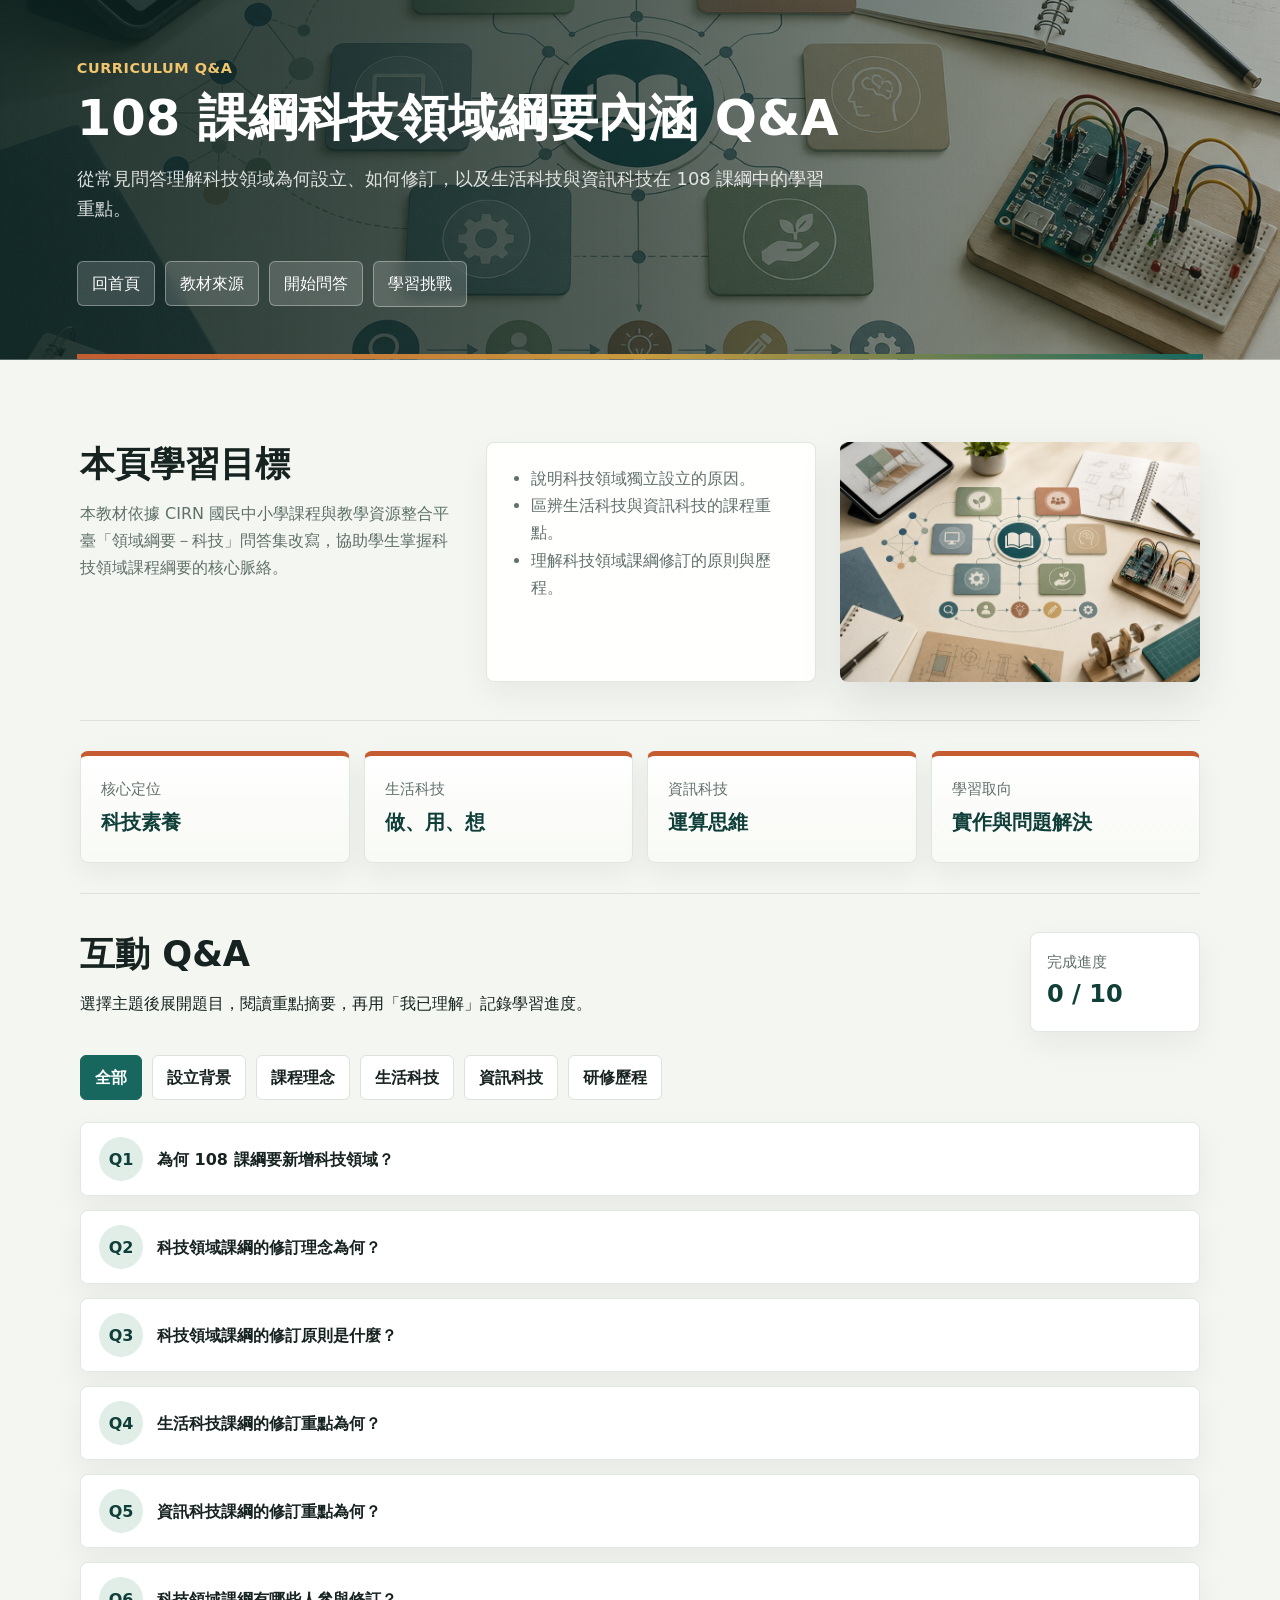
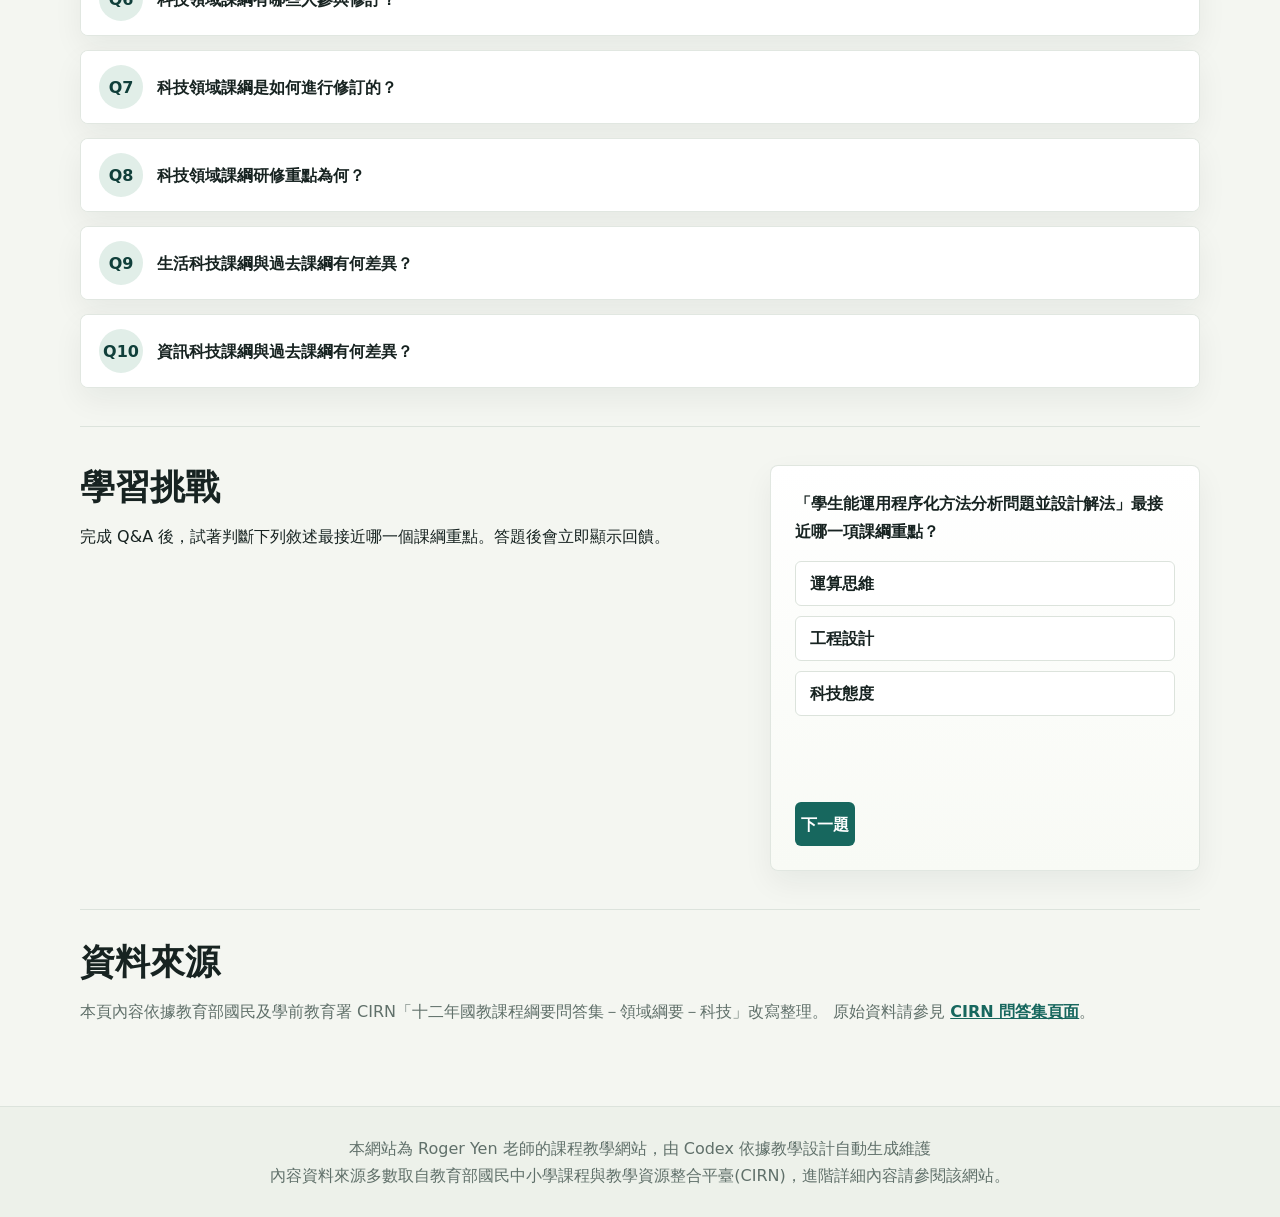
<file: curriculum-qa.html>
﻿<!doctype html>
<html lang="zh-Hant">
  <head>
    <meta charset="utf-8" />
    <meta name="viewport" content="width=device-width, initial-scale=1" />
    <title>108 課綱科技領域綱要內涵 Q&A</title>
    <link rel="stylesheet" href="styles.css?v=20260630-sources" />
  </head>
  <body>
    <header class="site-header lesson-header lesson-hero">
      <div>
        <p class="eyebrow">Curriculum Q&A</p>
        <h1>108 課綱科技領域綱要內涵 Q&A</h1>
        <p class="lead">
          從常見問答理解科技領域為何設立、如何修訂，以及生活科技與資訊科技在 108 課綱中的學習重點。
        </p>
      </div>
      <nav class="site-nav" aria-label="主要導覽">
        <a href="index.html">回首頁</a>
        <a href="sources.html">教材來源</a>
        <a href="#qa">開始問答</a>
        <a href="#quiz">學習挑戰</a>
      </nav>
    </header>

    <main class="site-main">
      <section class="lesson-overview" aria-labelledby="overview-title">
        <div>
          <h2 id="overview-title">本頁學習目標</h2>
          <p>
            本教材依據 CIRN 國民中小學課程與教學資源整合平臺「領域綱要－科技」問答集改寫，協助學生掌握科技領域課程綱要的核心脈絡。
          </p>
        </div>
        <ul class="learning-goals">
          <li>說明科技領域獨立設立的原因。</li>
          <li>區辨生活科技與資訊科技的課程重點。</li>
          <li>理解科技領域課綱修訂的原則與歷程。</li>
        </ul>
        <figure class="lesson-visual">
          <img src="assets/images/curriculum-concept.png" alt="科技領域課程架構與學習任務概念圖" />
        </figure>
      </section>

      <section class="concept-strip" aria-label="關鍵概念">
        <article>
          <span>核心定位</span>
          <strong>科技素養</strong>
        </article>
        <article>
          <span>生活科技</span>
          <strong>做、用、想</strong>
        </article>
        <article>
          <span>資訊科技</span>
          <strong>運算思維</strong>
        </article>
        <article>
          <span>學習取向</span>
          <strong>實作與問題解決</strong>
        </article>
      </section>

      <section id="qa" class="section-block" aria-labelledby="qa-title">
        <div class="section-heading-row">
          <div>
            <h2 id="qa-title">互動 Q&A</h2>
            <p>選擇主題後展開題目，閱讀重點摘要，再用「我已理解」記錄學習進度。</p>
          </div>
          <div class="progress-box" aria-live="polite">
            <span>完成進度</span>
            <strong id="progress-count">0 / 10</strong>
          </div>
        </div>

        <div class="filter-bar" role="group" aria-label="問答主題篩選">
          <button class="filter-button active" type="button" data-filter="all">全部</button>
          <button class="filter-button" type="button" data-filter="background">設立背景</button>
          <button class="filter-button" type="button" data-filter="curriculum">課程理念</button>
          <button class="filter-button" type="button" data-filter="life-tech">生活科技</button>
          <button class="filter-button" type="button" data-filter="info-tech">資訊科技</button>
          <button class="filter-button" type="button" data-filter="revision">研修歷程</button>
        </div>

        <div id="qa-list" class="qa-list"></div>
      </section>

      <section id="quiz" class="section-block quiz-layout" aria-labelledby="quiz-title">
        <div>
          <h2 id="quiz-title">學習挑戰</h2>
          <p>
            完成 Q&A 後，試著判斷下列敘述最接近哪一個課綱重點。答題後會立即顯示回饋。
          </p>
        </div>
        <div class="quiz-panel">
          <p id="quiz-question" class="quiz-question"></p>
          <div id="quiz-options" class="quiz-options"></div>
          <p id="quiz-feedback" class="quiz-feedback" aria-live="polite"></p>
          <button id="next-question" type="button">下一題</button>
        </div>
      </section>

      <section class="source-note" aria-labelledby="source-title">
        <h2 id="source-title">資料來源</h2>
        <p>
          本頁內容依據教育部國民及學前教育署 CIRN「十二年國教課程綱要問答集－領域綱要－科技」改寫整理。
          原始資料請參見
          <a href="https://cirn.k12ea.gov.tw/TWELVE/faq_page.aspx?fid=10984" target="_blank" rel="noreferrer">CIRN 問答集頁面</a>。
        </p>
      </section>
    </main>

    <footer class="site-footer">
      <p>本網站為 Roger Yen 老師的課程教學網站，由 Codex 依據教學設計自動生成維護</p>
      <p>內容資料來源多數取自教育部國民中小學課程與教學資源整合平臺(CIRN)，進階詳細內容請參閱該網站。</p>
    </footer>

    <script src="curriculum-qa.js"></script>
  </body>
</html>
</file>
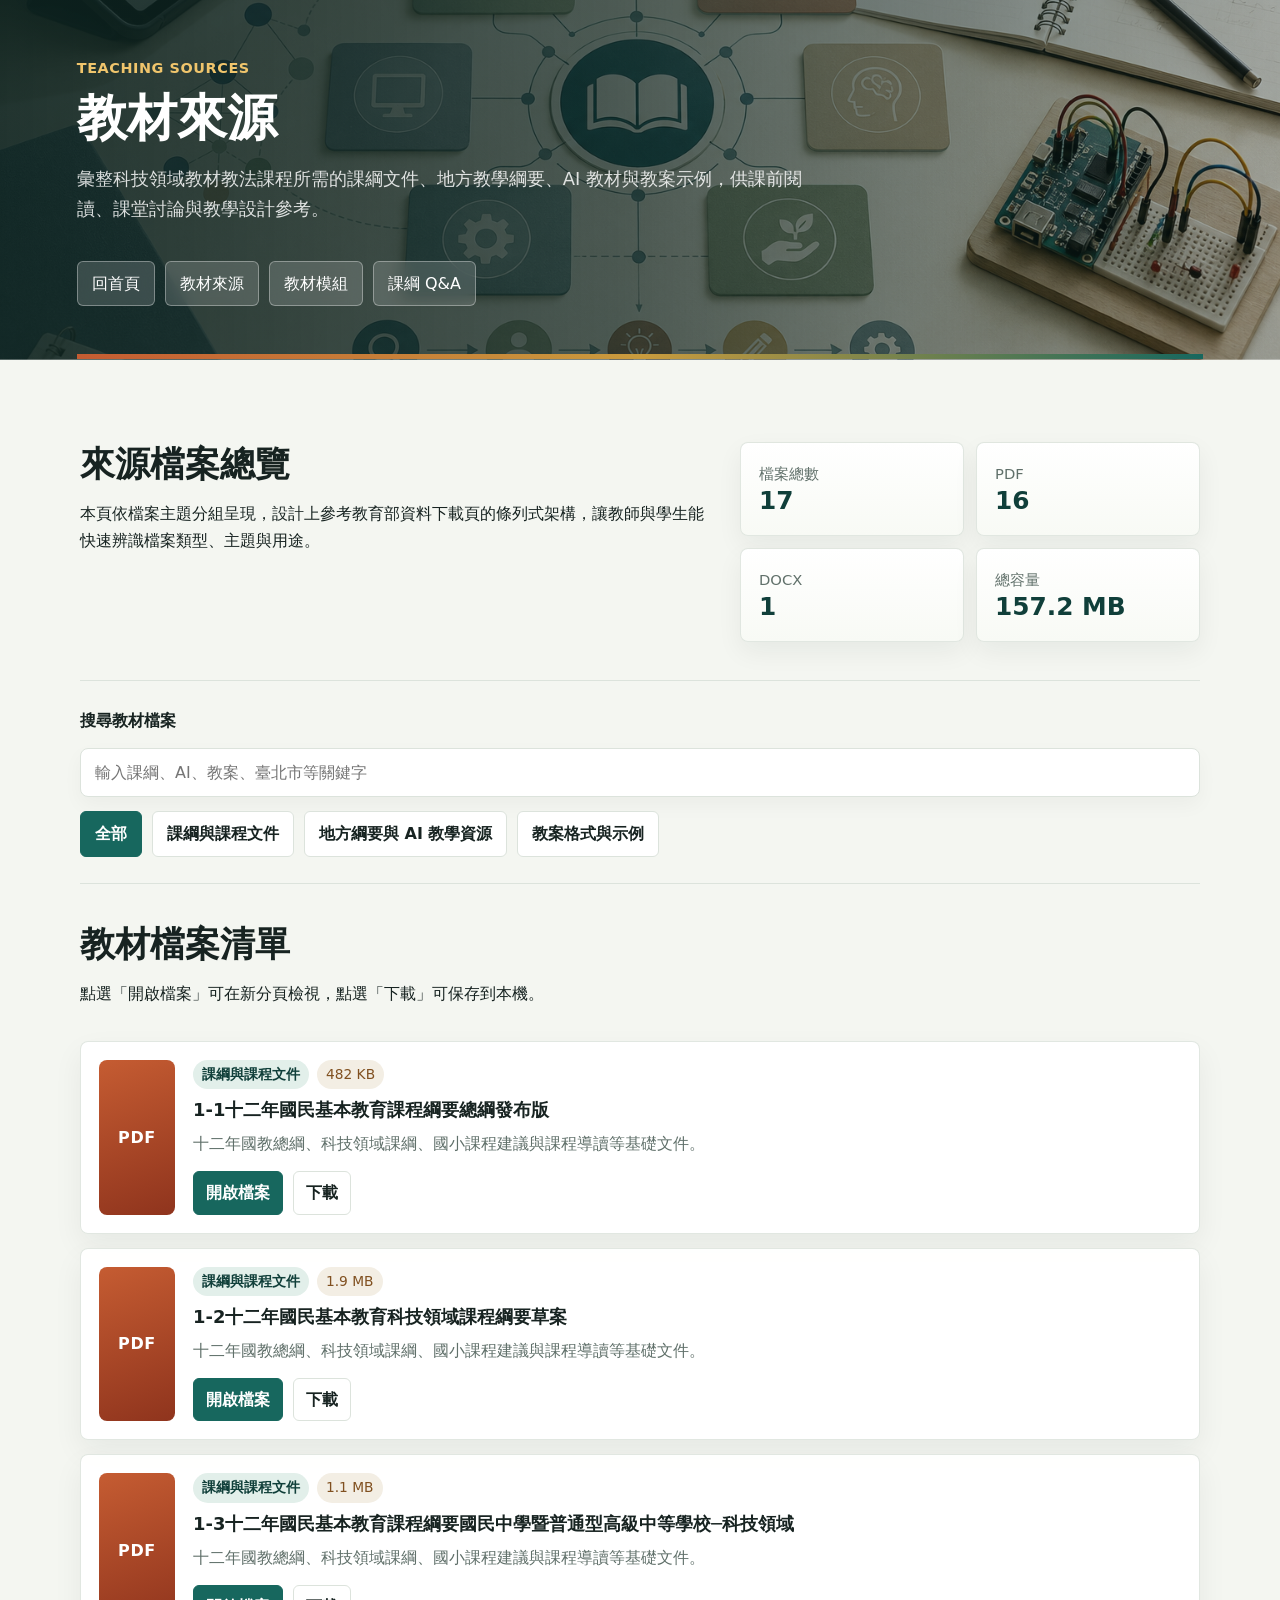
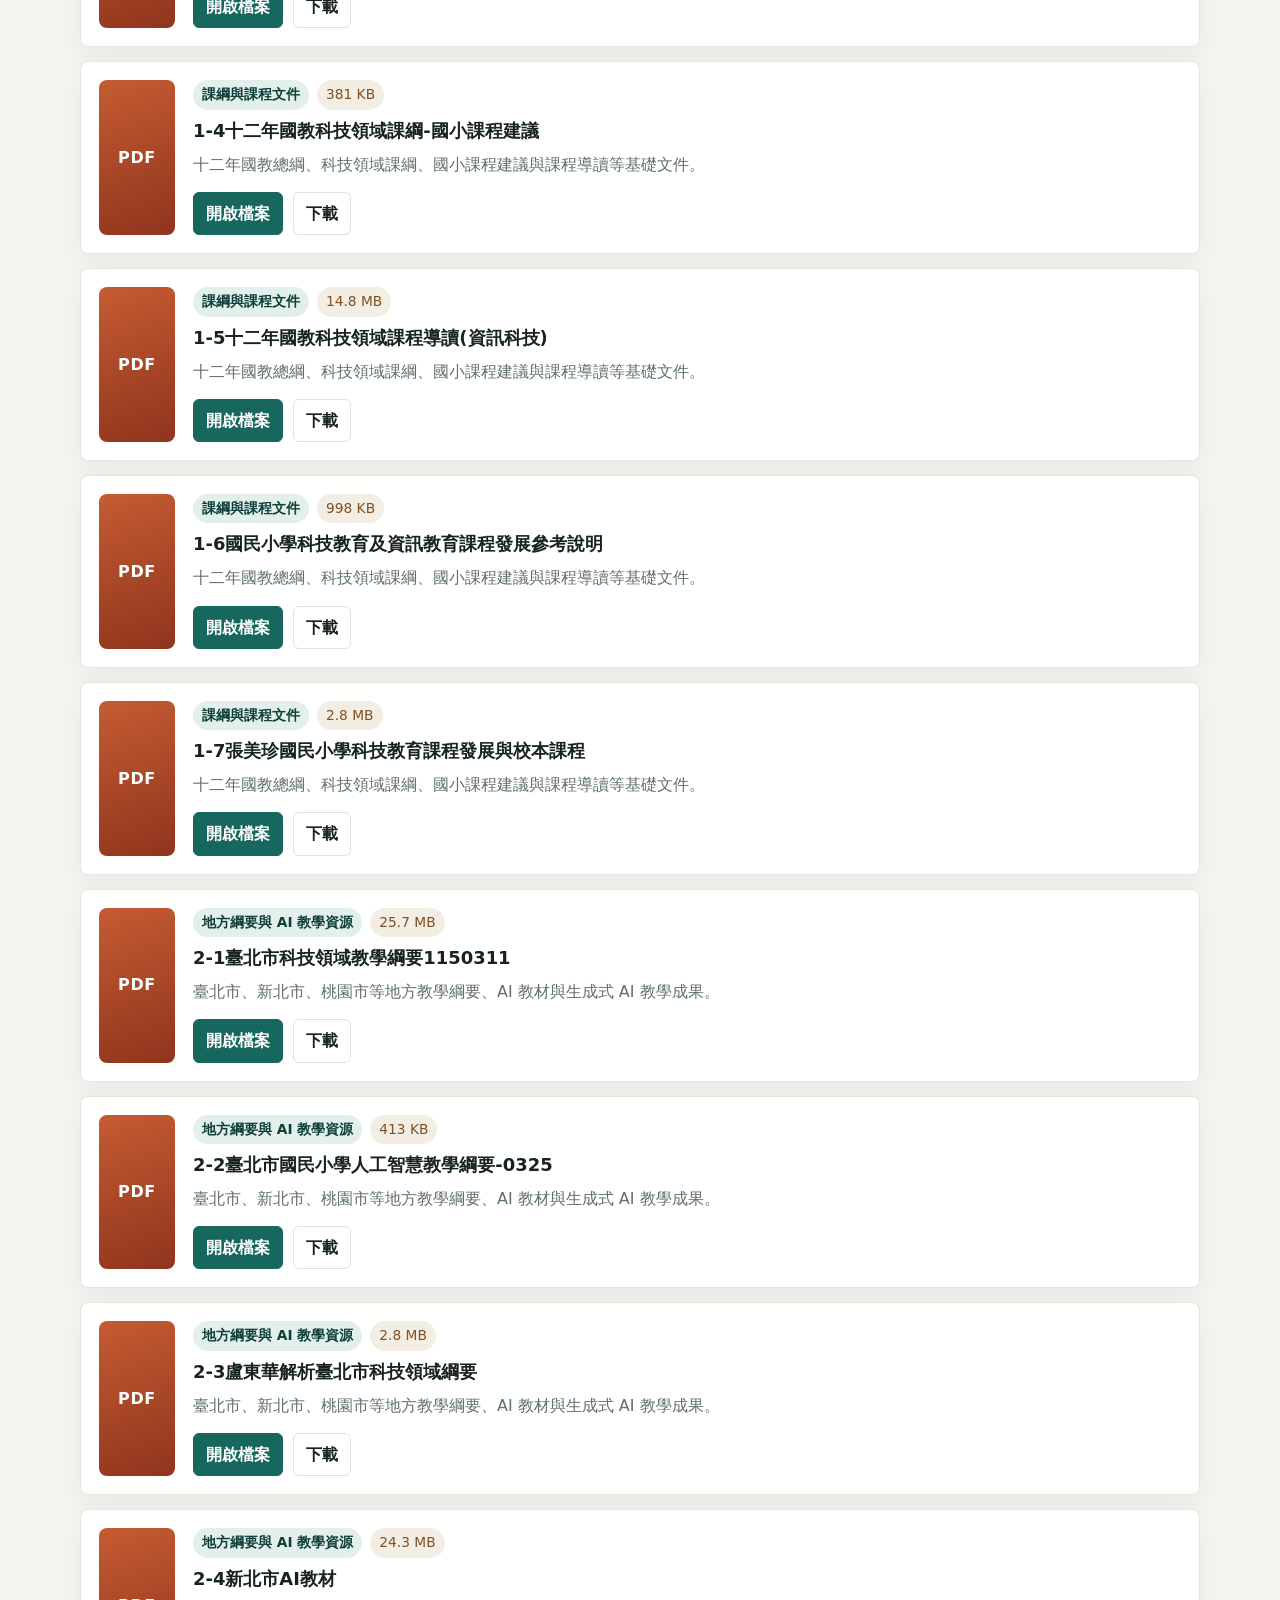
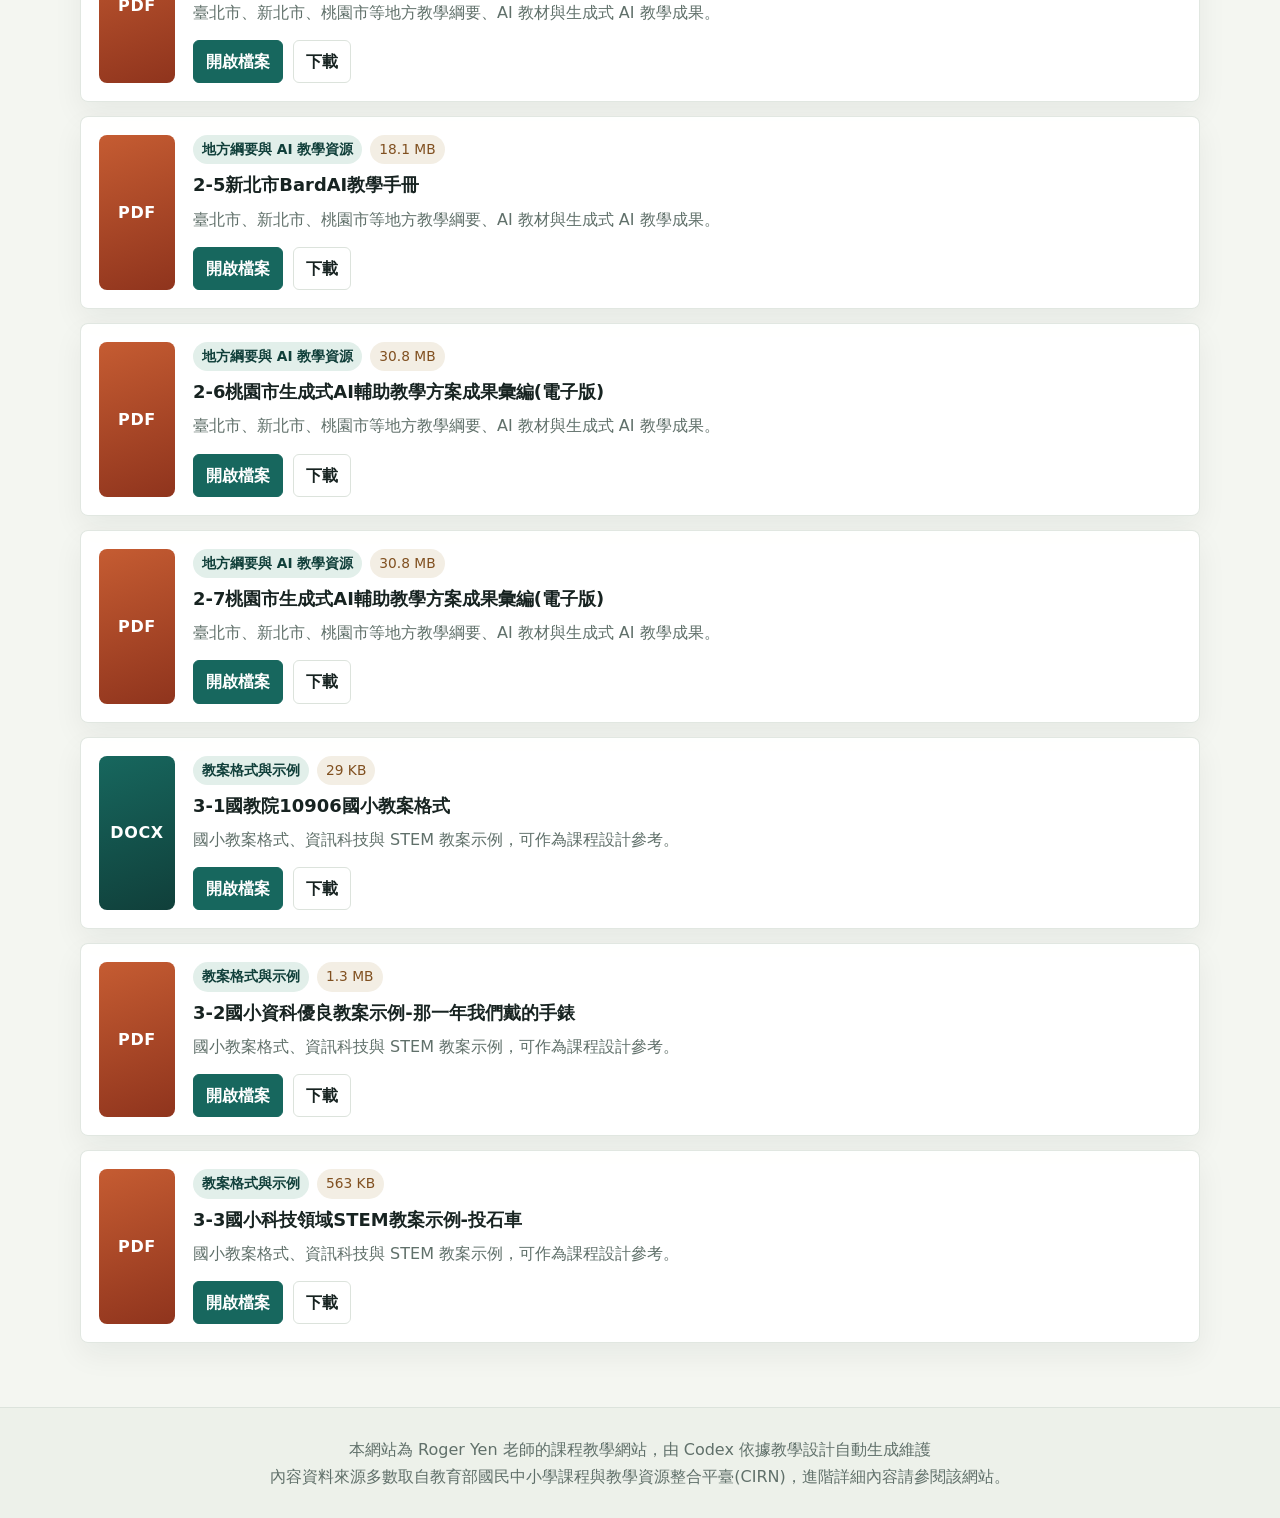
<file: sources.html>
﻿<!doctype html>
<html lang="zh-Hant">
  <head>
    <meta charset="utf-8" />
    <meta name="viewport" content="width=device-width, initial-scale=1" />
    <title>教材來源｜科技領域教材教法互動教材</title>
    <link rel="stylesheet" href="styles.css?v=20260630-sources" />
  </head>
  <body>
    <header class="site-header source-header lesson-hero">
      <div>
        <p class="eyebrow">Teaching Sources</p>
        <h1>教材來源</h1>
        <p class="lead">
          彙整科技領域教材教法課程所需的課綱文件、地方教學綱要、AI 教材與教案示例，供課前閱讀、課堂討論與教學設計參考。
        </p>
      </div>
      <nav class="site-nav" aria-label="主要導覽">
        <a href="index.html">回首頁</a>
        <a href="sources.html">教材來源</a>
        <a href="index.html#modules">教材模組</a>
        <a href="curriculum-qa.html">課綱 Q&A</a>
      </nav>
    </header>

    <main class="site-main">
      <section class="source-summary" aria-labelledby="source-summary-title">
        <div>
          <h2 id="source-summary-title">來源檔案總覽</h2>
          <p>
            本頁依檔案主題分組呈現，設計上參考教育部資料下載頁的條列式架構，讓教師與學生能快速辨識檔案類型、主題與用途。
          </p>
        </div>
        <div class="source-stats" aria-label="來源檔案統計">
          <article><span>檔案總數</span><strong>17</strong></article>
          <article><span>PDF</span><strong>16</strong></article>
          <article><span>DOCX</span><strong>1</strong></article>
          <article><span>總容量</span><strong>157.2 MB</strong></article>
        </div>
      </section>

      <section class="source-controls" aria-label="教材來源篩選">
        <label class="source-search-label" for="source-search">搜尋教材檔案</label>
        <input id="source-search" class="source-search" type="search" placeholder="輸入課綱、AI、教案、臺北市等關鍵字" />
        <div class="source-filter-bar" role="group" aria-label="教材來源分類">
          <button class="source-filter active" type="button" data-filter="all">全部</button>
          <button class="source-filter" type="button" data-filter="curriculum">課綱與課程文件</button>
          <button class="source-filter" type="button" data-filter="local-ai">地方綱要與 AI 教學資源</button>
          <button class="source-filter" type="button" data-filter="lesson-plans">教案格式與示例</button>
        </div>
      </section>

      <section class="source-list-section" aria-labelledby="source-list-title">
        <div class="section-heading-row">
          <div>
            <h2 id="source-list-title">教材檔案清單</h2>
            <p>點選「開啟檔案」可在新分頁檢視，點選「下載」可保存到本機。</p>
          </div>
        </div>
        <div class="source-list">
          <article class="source-item" data-group="curriculum">
            <div class="file-mark pdf" aria-hidden="true">PDF</div>
            <div class="source-body">
              <div class="source-meta-row">
                <span class="source-group">課綱與課程文件</span>
                <span class="source-size">482 KB</span>
              </div>
              <h3>1-1十二年國民基本教育課程綱要總綱發布版</h3>
              <p>十二年國教總綱、科技領域課綱、國小課程建議與課程導讀等基礎文件。</p>
              <div class="source-actions">
                <a class="source-link primary" href="Source/1-1%E5%8D%81%E4%BA%8C%E5%B9%B4%E5%9C%8B%E6%B0%91%E5%9F%BA%E6%9C%AC%E6%95%99%E8%82%B2%E8%AA%B2%E7%A8%8B%E7%B6%B1%E8%A6%81%E7%B8%BD%E7%B6%B1%E7%99%BC%E5%B8%83%E7%89%88.pdf" target="_blank" rel="noreferrer">開啟檔案</a>
                <a class="source-link" href="Source/1-1%E5%8D%81%E4%BA%8C%E5%B9%B4%E5%9C%8B%E6%B0%91%E5%9F%BA%E6%9C%AC%E6%95%99%E8%82%B2%E8%AA%B2%E7%A8%8B%E7%B6%B1%E8%A6%81%E7%B8%BD%E7%B6%B1%E7%99%BC%E5%B8%83%E7%89%88.pdf" download>下載</a>
              </div>
            </div>
          </article>          <article class="source-item" data-group="curriculum">
            <div class="file-mark pdf" aria-hidden="true">PDF</div>
            <div class="source-body">
              <div class="source-meta-row">
                <span class="source-group">課綱與課程文件</span>
                <span class="source-size">1.9 MB</span>
              </div>
              <h3>1-2十二年國民基本教育科技領域課程綱要草案</h3>
              <p>十二年國教總綱、科技領域課綱、國小課程建議與課程導讀等基礎文件。</p>
              <div class="source-actions">
                <a class="source-link primary" href="Source/1-2%E5%8D%81%E4%BA%8C%E5%B9%B4%E5%9C%8B%E6%B0%91%E5%9F%BA%E6%9C%AC%E6%95%99%E8%82%B2%E7%A7%91%E6%8A%80%E9%A0%98%E5%9F%9F%E8%AA%B2%E7%A8%8B%E7%B6%B1%E8%A6%81%E8%8D%89%E6%A1%88.pdf" target="_blank" rel="noreferrer">開啟檔案</a>
                <a class="source-link" href="Source/1-2%E5%8D%81%E4%BA%8C%E5%B9%B4%E5%9C%8B%E6%B0%91%E5%9F%BA%E6%9C%AC%E6%95%99%E8%82%B2%E7%A7%91%E6%8A%80%E9%A0%98%E5%9F%9F%E8%AA%B2%E7%A8%8B%E7%B6%B1%E8%A6%81%E8%8D%89%E6%A1%88.pdf" download>下載</a>
              </div>
            </div>
          </article>          <article class="source-item" data-group="curriculum">
            <div class="file-mark pdf" aria-hidden="true">PDF</div>
            <div class="source-body">
              <div class="source-meta-row">
                <span class="source-group">課綱與課程文件</span>
                <span class="source-size">1.1 MB</span>
              </div>
              <h3>1-3十二年國民基本教育課程綱要國民中學暨普通型高級中等學校─科技領域</h3>
              <p>十二年國教總綱、科技領域課綱、國小課程建議與課程導讀等基礎文件。</p>
              <div class="source-actions">
                <a class="source-link primary" href="Source/1-3%E5%8D%81%E4%BA%8C%E5%B9%B4%E5%9C%8B%E6%B0%91%E5%9F%BA%E6%9C%AC%E6%95%99%E8%82%B2%E8%AA%B2%E7%A8%8B%E7%B6%B1%E8%A6%81%E5%9C%8B%E6%B0%91%E4%B8%AD%E5%AD%B8%E6%9A%A8%E6%99%AE%E9%80%9A%E5%9E%8B%E9%AB%98%E7%B4%9A%E4%B8%AD%E7%AD%89%E5%AD%B8%E6%A0%A1%E2%94%80%E7%A7%91%E6%8A%80%E9%A0%98%E5%9F%9F.pdf" target="_blank" rel="noreferrer">開啟檔案</a>
                <a class="source-link" href="Source/1-3%E5%8D%81%E4%BA%8C%E5%B9%B4%E5%9C%8B%E6%B0%91%E5%9F%BA%E6%9C%AC%E6%95%99%E8%82%B2%E8%AA%B2%E7%A8%8B%E7%B6%B1%E8%A6%81%E5%9C%8B%E6%B0%91%E4%B8%AD%E5%AD%B8%E6%9A%A8%E6%99%AE%E9%80%9A%E5%9E%8B%E9%AB%98%E7%B4%9A%E4%B8%AD%E7%AD%89%E5%AD%B8%E6%A0%A1%E2%94%80%E7%A7%91%E6%8A%80%E9%A0%98%E5%9F%9F.pdf" download>下載</a>
              </div>
            </div>
          </article>          <article class="source-item" data-group="curriculum">
            <div class="file-mark pdf" aria-hidden="true">PDF</div>
            <div class="source-body">
              <div class="source-meta-row">
                <span class="source-group">課綱與課程文件</span>
                <span class="source-size">381 KB</span>
              </div>
              <h3>1-4十二年國教科技領域課綱-國小課程建議</h3>
              <p>十二年國教總綱、科技領域課綱、國小課程建議與課程導讀等基礎文件。</p>
              <div class="source-actions">
                <a class="source-link primary" href="Source/1-4%E5%8D%81%E4%BA%8C%E5%B9%B4%E5%9C%8B%E6%95%99%E7%A7%91%E6%8A%80%E9%A0%98%E5%9F%9F%E8%AA%B2%E7%B6%B1-%E5%9C%8B%E5%B0%8F%E8%AA%B2%E7%A8%8B%E5%BB%BA%E8%AD%B0%20.pdf" target="_blank" rel="noreferrer">開啟檔案</a>
                <a class="source-link" href="Source/1-4%E5%8D%81%E4%BA%8C%E5%B9%B4%E5%9C%8B%E6%95%99%E7%A7%91%E6%8A%80%E9%A0%98%E5%9F%9F%E8%AA%B2%E7%B6%B1-%E5%9C%8B%E5%B0%8F%E8%AA%B2%E7%A8%8B%E5%BB%BA%E8%AD%B0%20.pdf" download>下載</a>
              </div>
            </div>
          </article>          <article class="source-item" data-group="curriculum">
            <div class="file-mark pdf" aria-hidden="true">PDF</div>
            <div class="source-body">
              <div class="source-meta-row">
                <span class="source-group">課綱與課程文件</span>
                <span class="source-size">14.8 MB</span>
              </div>
              <h3>1-5十二年國教科技領域課程導讀(資訊科技)</h3>
              <p>十二年國教總綱、科技領域課綱、國小課程建議與課程導讀等基礎文件。</p>
              <div class="source-actions">
                <a class="source-link primary" href="Source/1-5%E5%8D%81%E4%BA%8C%E5%B9%B4%E5%9C%8B%E6%95%99%E7%A7%91%E6%8A%80%E9%A0%98%E5%9F%9F%E8%AA%B2%E7%A8%8B%E5%B0%8E%E8%AE%80(%E8%B3%87%E8%A8%8A%E7%A7%91%E6%8A%80).pdf" target="_blank" rel="noreferrer">開啟檔案</a>
                <a class="source-link" href="Source/1-5%E5%8D%81%E4%BA%8C%E5%B9%B4%E5%9C%8B%E6%95%99%E7%A7%91%E6%8A%80%E9%A0%98%E5%9F%9F%E8%AA%B2%E7%A8%8B%E5%B0%8E%E8%AE%80(%E8%B3%87%E8%A8%8A%E7%A7%91%E6%8A%80).pdf" download>下載</a>
              </div>
            </div>
          </article>          <article class="source-item" data-group="curriculum">
            <div class="file-mark pdf" aria-hidden="true">PDF</div>
            <div class="source-body">
              <div class="source-meta-row">
                <span class="source-group">課綱與課程文件</span>
                <span class="source-size">998 KB</span>
              </div>
              <h3>1-6國民小學科技教育及資訊教育課程發展參考說明</h3>
              <p>十二年國教總綱、科技領域課綱、國小課程建議與課程導讀等基礎文件。</p>
              <div class="source-actions">
                <a class="source-link primary" href="Source/1-6%E5%9C%8B%E6%B0%91%E5%B0%8F%E5%AD%B8%E7%A7%91%E6%8A%80%E6%95%99%E8%82%B2%E5%8F%8A%E8%B3%87%E8%A8%8A%E6%95%99%E8%82%B2%E8%AA%B2%E7%A8%8B%E7%99%BC%E5%B1%95%E5%8F%83%E8%80%83%E8%AA%AA%E6%98%8E.pdf" target="_blank" rel="noreferrer">開啟檔案</a>
                <a class="source-link" href="Source/1-6%E5%9C%8B%E6%B0%91%E5%B0%8F%E5%AD%B8%E7%A7%91%E6%8A%80%E6%95%99%E8%82%B2%E5%8F%8A%E8%B3%87%E8%A8%8A%E6%95%99%E8%82%B2%E8%AA%B2%E7%A8%8B%E7%99%BC%E5%B1%95%E5%8F%83%E8%80%83%E8%AA%AA%E6%98%8E.pdf" download>下載</a>
              </div>
            </div>
          </article>          <article class="source-item" data-group="curriculum">
            <div class="file-mark pdf" aria-hidden="true">PDF</div>
            <div class="source-body">
              <div class="source-meta-row">
                <span class="source-group">課綱與課程文件</span>
                <span class="source-size">2.8 MB</span>
              </div>
              <h3>1-7張美珍國民小學科技教育課程發展與校本課程</h3>
              <p>十二年國教總綱、科技領域課綱、國小課程建議與課程導讀等基礎文件。</p>
              <div class="source-actions">
                <a class="source-link primary" href="Source/1-7%E5%BC%B5%E7%BE%8E%E7%8F%8D%E5%9C%8B%E6%B0%91%E5%B0%8F%E5%AD%B8%E7%A7%91%E6%8A%80%E6%95%99%E8%82%B2%E8%AA%B2%E7%A8%8B%E7%99%BC%E5%B1%95%E8%88%87%E6%A0%A1%E6%9C%AC%E8%AA%B2%E7%A8%8B.pdf" target="_blank" rel="noreferrer">開啟檔案</a>
                <a class="source-link" href="Source/1-7%E5%BC%B5%E7%BE%8E%E7%8F%8D%E5%9C%8B%E6%B0%91%E5%B0%8F%E5%AD%B8%E7%A7%91%E6%8A%80%E6%95%99%E8%82%B2%E8%AA%B2%E7%A8%8B%E7%99%BC%E5%B1%95%E8%88%87%E6%A0%A1%E6%9C%AC%E8%AA%B2%E7%A8%8B.pdf" download>下載</a>
              </div>
            </div>
          </article>          <article class="source-item" data-group="local-ai">
            <div class="file-mark pdf" aria-hidden="true">PDF</div>
            <div class="source-body">
              <div class="source-meta-row">
                <span class="source-group">地方綱要與 AI 教學資源</span>
                <span class="source-size">25.7 MB</span>
              </div>
              <h3>2-1臺北市科技領域教學綱要1150311</h3>
              <p>臺北市、新北市、桃園市等地方教學綱要、AI 教材與生成式 AI 教學成果。</p>
              <div class="source-actions">
                <a class="source-link primary" href="Source/2-1%E8%87%BA%E5%8C%97%E5%B8%82%E7%A7%91%E6%8A%80%E9%A0%98%E5%9F%9F%E6%95%99%E5%AD%B8%E7%B6%B1%E8%A6%811150311.pdf" target="_blank" rel="noreferrer">開啟檔案</a>
                <a class="source-link" href="Source/2-1%E8%87%BA%E5%8C%97%E5%B8%82%E7%A7%91%E6%8A%80%E9%A0%98%E5%9F%9F%E6%95%99%E5%AD%B8%E7%B6%B1%E8%A6%811150311.pdf" download>下載</a>
              </div>
            </div>
          </article>          <article class="source-item" data-group="local-ai">
            <div class="file-mark pdf" aria-hidden="true">PDF</div>
            <div class="source-body">
              <div class="source-meta-row">
                <span class="source-group">地方綱要與 AI 教學資源</span>
                <span class="source-size">413 KB</span>
              </div>
              <h3>2-2臺北市國民小學人工智慧教學綱要-0325</h3>
              <p>臺北市、新北市、桃園市等地方教學綱要、AI 教材與生成式 AI 教學成果。</p>
              <div class="source-actions">
                <a class="source-link primary" href="Source/2-2%E8%87%BA%E5%8C%97%E5%B8%82%E5%9C%8B%E6%B0%91%E5%B0%8F%E5%AD%B8%E4%BA%BA%E5%B7%A5%E6%99%BA%E6%85%A7%E6%95%99%E5%AD%B8%E7%B6%B1%E8%A6%81-0325.pdf" target="_blank" rel="noreferrer">開啟檔案</a>
                <a class="source-link" href="Source/2-2%E8%87%BA%E5%8C%97%E5%B8%82%E5%9C%8B%E6%B0%91%E5%B0%8F%E5%AD%B8%E4%BA%BA%E5%B7%A5%E6%99%BA%E6%85%A7%E6%95%99%E5%AD%B8%E7%B6%B1%E8%A6%81-0325.pdf" download>下載</a>
              </div>
            </div>
          </article>          <article class="source-item" data-group="local-ai">
            <div class="file-mark pdf" aria-hidden="true">PDF</div>
            <div class="source-body">
              <div class="source-meta-row">
                <span class="source-group">地方綱要與 AI 教學資源</span>
                <span class="source-size">2.8 MB</span>
              </div>
              <h3>2-3盧東華解析臺北市科技領域綱要</h3>
              <p>臺北市、新北市、桃園市等地方教學綱要、AI 教材與生成式 AI 教學成果。</p>
              <div class="source-actions">
                <a class="source-link primary" href="Source/2-3%E7%9B%A7%E6%9D%B1%E8%8F%AF%E8%A7%A3%E6%9E%90%E8%87%BA%E5%8C%97%E5%B8%82%E7%A7%91%E6%8A%80%E9%A0%98%E5%9F%9F%E7%B6%B1%E8%A6%81.pdf" target="_blank" rel="noreferrer">開啟檔案</a>
                <a class="source-link" href="Source/2-3%E7%9B%A7%E6%9D%B1%E8%8F%AF%E8%A7%A3%E6%9E%90%E8%87%BA%E5%8C%97%E5%B8%82%E7%A7%91%E6%8A%80%E9%A0%98%E5%9F%9F%E7%B6%B1%E8%A6%81.pdf" download>下載</a>
              </div>
            </div>
          </article>          <article class="source-item" data-group="local-ai">
            <div class="file-mark pdf" aria-hidden="true">PDF</div>
            <div class="source-body">
              <div class="source-meta-row">
                <span class="source-group">地方綱要與 AI 教學資源</span>
                <span class="source-size">24.3 MB</span>
              </div>
              <h3>2-4新北市AI教材</h3>
              <p>臺北市、新北市、桃園市等地方教學綱要、AI 教材與生成式 AI 教學成果。</p>
              <div class="source-actions">
                <a class="source-link primary" href="Source/2-4%E6%96%B0%E5%8C%97%E5%B8%82AI%E6%95%99%E6%9D%90.pdf" target="_blank" rel="noreferrer">開啟檔案</a>
                <a class="source-link" href="Source/2-4%E6%96%B0%E5%8C%97%E5%B8%82AI%E6%95%99%E6%9D%90.pdf" download>下載</a>
              </div>
            </div>
          </article>          <article class="source-item" data-group="local-ai">
            <div class="file-mark pdf" aria-hidden="true">PDF</div>
            <div class="source-body">
              <div class="source-meta-row">
                <span class="source-group">地方綱要與 AI 教學資源</span>
                <span class="source-size">18.1 MB</span>
              </div>
              <h3>2-5新北市BardAI教學手冊</h3>
              <p>臺北市、新北市、桃園市等地方教學綱要、AI 教材與生成式 AI 教學成果。</p>
              <div class="source-actions">
                <a class="source-link primary" href="Source/2-5%E6%96%B0%E5%8C%97%E5%B8%82BardAI%E6%95%99%E5%AD%B8%E6%89%8B%E5%86%8A.pdf" target="_blank" rel="noreferrer">開啟檔案</a>
                <a class="source-link" href="Source/2-5%E6%96%B0%E5%8C%97%E5%B8%82BardAI%E6%95%99%E5%AD%B8%E6%89%8B%E5%86%8A.pdf" download>下載</a>
              </div>
            </div>
          </article>          <article class="source-item" data-group="local-ai">
            <div class="file-mark pdf" aria-hidden="true">PDF</div>
            <div class="source-body">
              <div class="source-meta-row">
                <span class="source-group">地方綱要與 AI 教學資源</span>
                <span class="source-size">30.8 MB</span>
              </div>
              <h3>2-6桃園市生成式AI輔助教學方案成果彙編(電子版)</h3>
              <p>臺北市、新北市、桃園市等地方教學綱要、AI 教材與生成式 AI 教學成果。</p>
              <div class="source-actions">
                <a class="source-link primary" href="Source/2-6%E6%A1%83%E5%9C%92%E5%B8%82%E7%94%9F%E6%88%90%E5%BC%8FAI%E8%BC%94%E5%8A%A9%E6%95%99%E5%AD%B8%E6%96%B9%E6%A1%88%E6%88%90%E6%9E%9C%E5%BD%99%E7%B7%A8(%E9%9B%BB%E5%AD%90%E7%89%88).pdf" target="_blank" rel="noreferrer">開啟檔案</a>
                <a class="source-link" href="Source/2-6%E6%A1%83%E5%9C%92%E5%B8%82%E7%94%9F%E6%88%90%E5%BC%8FAI%E8%BC%94%E5%8A%A9%E6%95%99%E5%AD%B8%E6%96%B9%E6%A1%88%E6%88%90%E6%9E%9C%E5%BD%99%E7%B7%A8(%E9%9B%BB%E5%AD%90%E7%89%88).pdf" download>下載</a>
              </div>
            </div>
          </article>          <article class="source-item" data-group="local-ai">
            <div class="file-mark pdf" aria-hidden="true">PDF</div>
            <div class="source-body">
              <div class="source-meta-row">
                <span class="source-group">地方綱要與 AI 教學資源</span>
                <span class="source-size">30.8 MB</span>
              </div>
              <h3>2-7桃園市生成式AI輔助教學方案成果彙編(電子版)</h3>
              <p>臺北市、新北市、桃園市等地方教學綱要、AI 教材與生成式 AI 教學成果。</p>
              <div class="source-actions">
                <a class="source-link primary" href="Source/2-7%E6%A1%83%E5%9C%92%E5%B8%82%E7%94%9F%E6%88%90%E5%BC%8FAI%E8%BC%94%E5%8A%A9%E6%95%99%E5%AD%B8%E6%96%B9%E6%A1%88%E6%88%90%E6%9E%9C%E5%BD%99%E7%B7%A8(%E9%9B%BB%E5%AD%90%E7%89%88).pdf" target="_blank" rel="noreferrer">開啟檔案</a>
                <a class="source-link" href="Source/2-7%E6%A1%83%E5%9C%92%E5%B8%82%E7%94%9F%E6%88%90%E5%BC%8FAI%E8%BC%94%E5%8A%A9%E6%95%99%E5%AD%B8%E6%96%B9%E6%A1%88%E6%88%90%E6%9E%9C%E5%BD%99%E7%B7%A8(%E9%9B%BB%E5%AD%90%E7%89%88).pdf" download>下載</a>
              </div>
            </div>
          </article>          <article class="source-item" data-group="lesson-plans">
            <div class="file-mark doc" aria-hidden="true">DOCX</div>
            <div class="source-body">
              <div class="source-meta-row">
                <span class="source-group">教案格式與示例</span>
                <span class="source-size">29 KB</span>
              </div>
              <h3>3-1國教院10906國小教案格式</h3>
              <p>國小教案格式、資訊科技與 STEM 教案示例，可作為課程設計參考。</p>
              <div class="source-actions">
                <a class="source-link primary" href="Source/3-1%E5%9C%8B%E6%95%99%E9%99%A210906%E5%9C%8B%E5%B0%8F%E6%95%99%E6%A1%88%E6%A0%BC%E5%BC%8F.docx" target="_blank" rel="noreferrer">開啟檔案</a>
                <a class="source-link" href="Source/3-1%E5%9C%8B%E6%95%99%E9%99%A210906%E5%9C%8B%E5%B0%8F%E6%95%99%E6%A1%88%E6%A0%BC%E5%BC%8F.docx" download>下載</a>
              </div>
            </div>
          </article>          <article class="source-item" data-group="lesson-plans">
            <div class="file-mark pdf" aria-hidden="true">PDF</div>
            <div class="source-body">
              <div class="source-meta-row">
                <span class="source-group">教案格式與示例</span>
                <span class="source-size">1.3 MB</span>
              </div>
              <h3>3-2國小資科優良教案示例-那一年我們戴的手錶</h3>
              <p>國小教案格式、資訊科技與 STEM 教案示例，可作為課程設計參考。</p>
              <div class="source-actions">
                <a class="source-link primary" href="Source/3-2%E5%9C%8B%E5%B0%8F%E8%B3%87%E7%A7%91%E5%84%AA%E8%89%AF%E6%95%99%E6%A1%88%E7%A4%BA%E4%BE%8B-%E9%82%A3%E4%B8%80%E5%B9%B4%E6%88%91%E5%80%91%E6%88%B4%E7%9A%84%E6%89%8B%E9%8C%B6.pdf" target="_blank" rel="noreferrer">開啟檔案</a>
                <a class="source-link" href="Source/3-2%E5%9C%8B%E5%B0%8F%E8%B3%87%E7%A7%91%E5%84%AA%E8%89%AF%E6%95%99%E6%A1%88%E7%A4%BA%E4%BE%8B-%E9%82%A3%E4%B8%80%E5%B9%B4%E6%88%91%E5%80%91%E6%88%B4%E7%9A%84%E6%89%8B%E9%8C%B6.pdf" download>下載</a>
              </div>
            </div>
          </article>          <article class="source-item" data-group="lesson-plans">
            <div class="file-mark pdf" aria-hidden="true">PDF</div>
            <div class="source-body">
              <div class="source-meta-row">
                <span class="source-group">教案格式與示例</span>
                <span class="source-size">563 KB</span>
              </div>
              <h3>3-3國小科技領域STEM教案示例-投石車</h3>
              <p>國小教案格式、資訊科技與 STEM 教案示例，可作為課程設計參考。</p>
              <div class="source-actions">
                <a class="source-link primary" href="Source/3-3%E5%9C%8B%E5%B0%8F%E7%A7%91%E6%8A%80%E9%A0%98%E5%9F%9FSTEM%E6%95%99%E6%A1%88%E7%A4%BA%E4%BE%8B-%E6%8A%95%E7%9F%B3%E8%BB%8A.pdf" target="_blank" rel="noreferrer">開啟檔案</a>
                <a class="source-link" href="Source/3-3%E5%9C%8B%E5%B0%8F%E7%A7%91%E6%8A%80%E9%A0%98%E5%9F%9FSTEM%E6%95%99%E6%A1%88%E7%A4%BA%E4%BE%8B-%E6%8A%95%E7%9F%B3%E8%BB%8A.pdf" download>下載</a>
              </div>
            </div>
          </article>        </div>
      </section>
    </main>

    <footer class="site-footer">
      <p>本網站為 Roger Yen 老師的課程教學網站，由 Codex 依據教學設計自動生成維護</p>
      <p>內容資料來源多數取自教育部國民中小學課程與教學資源整合平臺(CIRN)，進階詳細內容請參閱該網站。</p>
    </footer>

    <script src="sources.js"></script>
  </body>
</html>
</file>
<file: styles.css>
﻿:root {
  color-scheme: light;
  --bg: #f4f6f1;
  --text: #172321;
  --muted: #60706a;
  --line: #dce3dc;
  --primary: #17675e;
  --primary-dark: #103f3a;
  --primary-soft: #e2efea;
  --accent: #c55c32;
  --gold: #c99b3d;
  --surface: #ffffff;
  --surface-soft: #fafbf7;
  --shadow: 0 18px 45px rgba(23, 35, 33, 0.11);
}

* {
  box-sizing: border-box;
}

body {
  margin: 0;
  background: var(--bg);
  color: var(--text);
  font-family: "Noto Sans TC", "Microsoft JhengHei", system-ui, sans-serif;
  line-height: 1.7;
}

a {
  color: inherit;
}

.site-header {
  display: grid;
  grid-template-columns: 1fr;
  gap: 26px;
  align-items: start;
  padding: 56px clamp(20px, 6vw, 80px) 42px;
  border-bottom: 1px solid rgba(255, 255, 255, 0.28);
  background: linear-gradient(135deg, #e7eee8 0%, #f8f5ed 100%);
  position: relative;
  overflow: hidden;
}

.image-hero,
.lesson-hero {
  min-height: 360px;
  color: #fff;
  background-position: center;
  background-size: cover;
  isolation: isolate;
}

.image-hero {
  background-image: linear-gradient(90deg, rgba(13, 35, 32, 0.88) 0%, rgba(13, 35, 32, 0.66) 44%, rgba(13, 35, 32, 0.28) 100%), url("assets/images/hero-technology-classroom.png");
}

.lesson-hero {
  min-height: 360px;
  background-image: linear-gradient(90deg, rgba(13, 35, 32, 0.9) 0%, rgba(13, 35, 32, 0.7) 48%, rgba(13, 35, 32, 0.32) 100%), url("assets/images/curriculum-concept.png");
}

.image-hero::after,
.lesson-hero::after {
  content: "";
  position: absolute;
  inset: auto clamp(20px, 6vw, 80px) 0;
  height: 5px;
  background: linear-gradient(90deg, var(--accent), var(--gold), var(--primary));
  z-index: -1;
}

.eyebrow {
  margin: 0 0 10px;
  color: var(--primary);
  font-size: 0.9rem;
  font-weight: 800;
  letter-spacing: 0.04em;
  text-transform: uppercase;
}

.image-hero .eyebrow,
.lesson-hero .eyebrow {
  color: #f0c56c;
}

h1,
h2,
h3,
p {
  margin-top: 0;
}

h1 {
  max-width: 780px;
  margin-bottom: 16px;
  font-size: clamp(1.85rem, 4vw, 3.1rem);
  line-height: 1.15;
  letter-spacing: 0;
}

.home-header h1 {
  max-width: none;
  margin-bottom: 0;
  white-space: nowrap;
  text-shadow: 0 3px 24px rgba(0, 0, 0, 0.34);
}

h2 {
  margin-bottom: 14px;
  font-size: clamp(1.5rem, 3vw, 2.2rem);
  line-height: 1.25;
  letter-spacing: 0;
}

h3 {
  margin-bottom: 10px;
  font-size: 1.18rem;
}

.lead {
  max-width: 760px;
  margin-bottom: 0;
  color: rgba(255, 255, 255, 0.84);
  font-size: 1.12rem;
}

.site-nav {
  display: flex;
  flex-wrap: wrap;
  gap: 10px;
  justify-content: flex-start;
}

.site-nav a,
button,
select {
  min-height: 44px;
  border-radius: 6px;
  font: inherit;
}

.site-nav a {
  display: inline-flex;
  align-items: center;
  padding: 8px 14px;
  border: 1px solid rgba(255, 255, 255, 0.34);
  background: rgba(255, 255, 255, 0.16);
  color: #fff;
  text-decoration: none;
  backdrop-filter: blur(8px);
}

.site-nav a:hover {
  background: rgba(255, 255, 255, 0.26);
}

.site-main {
  width: min(1120px, calc(100% - 40px));
  margin: 0 auto;
  padding: 44px 0 64px;
}

.intro,
.section-block {
  padding: 38px 0;
  border-bottom: 1px solid var(--line);
}

.intro {
  display: grid;
  grid-template-columns: minmax(0, 1fr) 240px;
  gap: 28px;
  align-items: center;
}

.status-panel,
.module-card,
.activity-panel,
.learning-goals,
.progress-box,
.quiz-panel,
.qa-card {
  border: 1px solid rgba(220, 227, 220, 0.86);
  border-radius: 8px;
  background: rgba(255, 255, 255, 0.92);
  box-shadow: 0 12px 30px rgba(23, 35, 33, 0.06);
}

.status-panel {
  padding: 20px;
  background: linear-gradient(180deg, #fff, #f6f8f4);
}

.status-panel span {
  display: block;
  color: var(--muted);
  font-size: 0.95rem;
}

.status-panel strong {
  display: block;
  color: var(--primary-dark);
  font-size: 1.35rem;
}

.module-grid {
  display: grid;
  grid-template-columns: repeat(auto-fit, minmax(230px, 1fr));
  gap: 18px;
}

.module-card {
  position: relative;
  min-height: 190px;
  padding: 24px;
  overflow: hidden;
  transition: transform 180ms ease, box-shadow 180ms ease, border-color 180ms ease;
}

.module-card::before {
  content: "";
  display: block;
  width: 46px;
  height: 6px;
  margin-bottom: 18px;
  border-radius: 999px;
  background: linear-gradient(90deg, var(--primary), var(--accent));
}

.module-card::after {
  content: "";
  position: absolute;
  right: -42px;
  bottom: -42px;
  width: 120px;
  height: 120px;
  border-radius: 50%;
  border: 28px solid rgba(23, 103, 94, 0.08);
}

.module-card:hover {
  transform: translateY(-3px);
  border-color: rgba(23, 103, 94, 0.35);
  box-shadow: var(--shadow);
}

.module-card p,
.activity-layout p,
.intro p,
.checklist,
.source-note p,
.lesson-overview p {
  color: var(--muted);
}

.text-link {
  color: var(--primary);
  font-weight: 800;
  text-decoration-thickness: 2px;
  text-underline-offset: 4px;
}

.activity-layout {
  display: grid;
  grid-template-columns: minmax(0, 1fr) 380px;
  gap: 30px;
  align-items: start;
}

.activity-panel {
  display: grid;
  gap: 12px;
  padding: 24px;
  background: linear-gradient(180deg, #fff, #f8faf5);
}

label {
  font-weight: 800;
}

select {
  width: 100%;
  border: 1px solid var(--line);
  background: #fff;
  color: var(--text);
  padding: 8px 10px;
}

button {
  border: 0;
  background: var(--primary);
  color: #fff;
  cursor: pointer;
  font-weight: 800;
  transition: background 160ms ease, transform 160ms ease, box-shadow 160ms ease;
}

button:hover {
  background: var(--primary-dark);
  box-shadow: 0 10px 24px rgba(23, 103, 94, 0.2);
  transform: translateY(-1px);
}

.task-output {
  min-height: 88px;
  margin: 0;
  padding: 16px;
  border-left: 4px solid var(--accent);
  background: #fbf3ef;
  color: var(--text);
}

.checklist {
  padding-left: 1.5rem;
}

.site-footer {
  padding: 28px 20px;
  border-top: 1px solid var(--line);
  background: #edf1ea;
  color: var(--muted);
  text-align: center;
}

.site-footer p {
  margin: 0;
}

.lesson-overview {
  display: grid;
  grid-template-columns: minmax(0, 1fr) minmax(250px, 330px) minmax(260px, 360px);
  gap: 24px;
  align-items: stretch;
  padding: 38px 0;
  border-bottom: 1px solid var(--line);
}

.learning-goals {
  margin: 0;
  padding: 22px 24px 22px 44px;
  color: var(--muted);
}

.lesson-visual {
  min-height: 220px;
  margin: 0;
  border-radius: 8px;
  overflow: hidden;
  box-shadow: var(--shadow);
}

.lesson-visual img {
  display: block;
  width: 100%;
  height: 100%;
  object-fit: cover;
}

.concept-strip {
  display: grid;
  grid-template-columns: repeat(4, minmax(0, 1fr));
  gap: 14px;
  padding: 30px 0;
  border-bottom: 1px solid var(--line);
}

.concept-strip article {
  min-height: 112px;
  padding: 20px;
  border: 1px solid rgba(220, 227, 220, 0.86);
  border-top: 5px solid var(--accent);
  border-radius: 8px;
  background: linear-gradient(180deg, #fff, #f8faf5);
  box-shadow: 0 10px 26px rgba(23, 35, 33, 0.06);
}

.concept-strip span {
  display: block;
  color: var(--muted);
  font-size: 0.92rem;
}

.concept-strip strong {
  display: block;
  margin-top: 8px;
  color: var(--primary-dark);
  font-size: 1.25rem;
  line-height: 1.35;
}

.section-heading-row {
  display: grid;
  grid-template-columns: minmax(0, 1fr) 170px;
  gap: 24px;
  align-items: start;
}

.progress-box {
  padding: 16px;
  background: #fff;
}

.progress-box span {
  display: block;
  color: var(--muted);
  font-size: 0.92rem;
}

.progress-box strong {
  color: var(--primary-dark);
  font-size: 1.5rem;
}

.filter-bar {
  display: flex;
  flex-wrap: wrap;
  gap: 10px;
  margin: 22px 0;
}

.filter-button,
.understood-button,
.quiz-option {
  padding: 8px 14px;
}

.filter-button {
  border: 1px solid var(--line);
  background: #fff;
  color: var(--text);
}

.filter-button.active {
  border-color: var(--primary);
  background: var(--primary);
  color: #fff;
}

.qa-list {
  display: grid;
  gap: 14px;
}

.qa-card {
  overflow: hidden;
}

.qa-question {
  display: flex;
  width: 100%;
  min-height: 66px;
  gap: 14px;
  align-items: center;
  justify-content: flex-start;
  padding: 14px 18px;
  border-radius: 0;
  background: #fff;
  color: var(--text);
  text-align: left;
  box-shadow: none;
}

.qa-question:hover {
  background: var(--primary-soft);
  color: var(--text);
  box-shadow: none;
}

.qa-question span {
  display: inline-grid;
  width: 44px;
  height: 44px;
  flex: 0 0 auto;
  place-items: center;
  border-radius: 50%;
  background: #e1eee8;
  color: var(--primary-dark);
  font-weight: 900;
}

.qa-answer {
  padding: 0 18px 18px 76px;
}

.takeaway {
  margin: 16px 0;
  padding: 14px 16px;
  border-left: 4px solid var(--accent);
  background: #fbf3ef;
}

.takeaway p {
  margin: 4px 0 0;
}

.understood-button:disabled {
  background: #7f918b;
  cursor: default;
  transform: none;
}

.quiz-layout {
  display: grid;
  grid-template-columns: minmax(0, 1fr) 430px;
  gap: 30px;
  align-items: start;
}

.quiz-panel {
  padding: 24px;
  background: linear-gradient(180deg, #fff, #f8faf5);
}

.quiz-question {
  margin-bottom: 16px;
  font-weight: 800;
}

.quiz-options {
  display: grid;
  gap: 10px;
}

.quiz-option {
  border: 1px solid var(--line);
  background: #fff;
  color: var(--text);
  text-align: left;
}

.quiz-option:hover {
  border-color: var(--primary);
  background: var(--primary-soft);
  color: var(--text);
}

.quiz-feedback {
  min-height: 54px;
  margin: 16px 0;
  color: var(--muted);
}

.quiz-feedback.correct {
  color: var(--primary-dark);
}

.quiz-feedback.incorrect {
  color: #8d3d20;
}

.source-note {
  padding: 30px 0 0;
}

.source-note a {
  color: var(--primary);
  font-weight: 800;
}

@media (max-width: 980px) {
  .lesson-overview {
    grid-template-columns: 1fr 1fr;
  }

  .lesson-overview > div {
    grid-column: 1 / -1;
  }
}

@media (max-width: 820px) {
  .site-header,
  .intro,
  .activity-layout,
  .section-heading-row,
  .quiz-layout {
    grid-template-columns: 1fr;
  }

  .image-hero,
  .lesson-hero {
    min-height: 340px;
  }

  .site-nav {
    justify-content: flex-start;
  }

  .module-grid,
  .lesson-overview {
    grid-template-columns: 1fr;
  }

  .concept-strip {
    grid-template-columns: 1fr 1fr;
  }

  .qa-answer {
    padding-left: 18px;
  }
}

@media (max-width: 560px) {
  .site-main {
    width: min(100% - 28px, 1120px);
    padding-top: 30px;
  }

  .home-header h1 {
    font-size: clamp(1.35rem, 7vw, 1.8rem);
  }

  .site-header {
    padding: 40px 18px 30px;
  }

  .concept-strip {
    grid-template-columns: 1fr;
  }
}


.source-header {
  background-image: linear-gradient(90deg, rgba(13, 35, 32, 0.9) 0%, rgba(13, 35, 32, 0.72) 48%, rgba(13, 35, 32, 0.34) 100%), url("assets/images/curriculum-concept.png");
}

.source-summary {
  display: grid;
  grid-template-columns: minmax(0, 1fr) minmax(320px, 460px);
  gap: 28px;
  align-items: stretch;
  padding: 38px 0;
  border-bottom: 1px solid var(--line);
}

.source-stats {
  display: grid;
  grid-template-columns: repeat(2, minmax(0, 1fr));
  gap: 12px;
}

.source-stats article {
  padding: 18px;
  border: 1px solid rgba(220, 227, 220, 0.86);
  border-radius: 8px;
  background: linear-gradient(180deg, #fff, #f8faf5);
  box-shadow: 0 10px 26px rgba(23, 35, 33, 0.06);
}

.source-stats span {
  display: block;
  color: var(--muted);
  font-size: 0.92rem;
}

.source-stats strong {
  display: block;
  color: var(--primary-dark);
  font-size: 1.55rem;
  line-height: 1.25;
}

.source-controls {
  display: grid;
  gap: 14px;
  padding: 26px 0;
  border-bottom: 1px solid var(--line);
}

.source-search-label {
  font-size: 1rem;
}

.source-search {
  width: 100%;
  min-height: 48px;
  padding: 10px 14px;
  border: 1px solid var(--line);
  border-radius: 8px;
  background: #fff;
  color: var(--text);
  font: inherit;
  box-shadow: 0 8px 20px rgba(23, 35, 33, 0.04);
}

.source-filter-bar {
  display: flex;
  flex-wrap: wrap;
  gap: 10px;
}

.source-filter {
  padding: 8px 14px;
  border: 1px solid var(--line);
  background: #fff;
  color: var(--text);
}

.source-filter.active {
  border-color: var(--primary);
  background: var(--primary);
  color: #fff;
}

.source-list-section {
  padding: 38px 0 0;
}

.source-list {
  display: grid;
  gap: 14px;
  margin-top: 18px;
}

.source-item {
  display: grid;
  grid-template-columns: 76px minmax(0, 1fr);
  gap: 18px;
  align-items: stretch;
  padding: 18px;
  border: 1px solid rgba(220, 227, 220, 0.86);
  border-radius: 8px;
  background: rgba(255, 255, 255, 0.94);
  box-shadow: 0 12px 30px rgba(23, 35, 33, 0.06);
  transition: transform 180ms ease, box-shadow 180ms ease, border-color 180ms ease;
}

.source-item:hover {
  transform: translateY(-2px);
  border-color: rgba(23, 103, 94, 0.34);
  box-shadow: var(--shadow);
}

.file-mark {
  display: grid;
  min-height: 76px;
  place-items: center;
  border-radius: 8px;
  color: #fff;
  font-weight: 900;
  letter-spacing: 0.04em;
}

.file-mark.pdf {
  background: linear-gradient(160deg, #c55c32, #8f341d);
}

.file-mark.doc {
  background: linear-gradient(160deg, #17675e, #103f3a);
}

.source-body h3 {
  margin-bottom: 8px;
  font-size: 1.12rem;
  line-height: 1.4;
}

.source-body p {
  margin-bottom: 14px;
  color: var(--muted);
}

.source-meta-row {
  display: flex;
  flex-wrap: wrap;
  gap: 8px;
  align-items: center;
  margin-bottom: 8px;
}

.source-group,
.source-size {
  display: inline-flex;
  align-items: center;
  min-height: 28px;
  padding: 3px 9px;
  border-radius: 999px;
  font-size: 0.86rem;
}

.source-group {
  background: var(--primary-soft);
  color: var(--primary-dark);
  font-weight: 800;
}

.source-size {
  background: #f3eee4;
  color: #805020;
}

.source-actions {
  display: flex;
  flex-wrap: wrap;
  gap: 10px;
}

.source-link {
  display: inline-flex;
  align-items: center;
  min-height: 40px;
  padding: 7px 12px;
  border: 1px solid var(--line);
  border-radius: 6px;
  background: #fff;
  color: var(--text);
  font-weight: 800;
  text-decoration: none;
}

.source-link.primary {
  border-color: var(--primary);
  background: var(--primary);
  color: #fff;
}

.source-link:hover {
  border-color: var(--primary-dark);
}

.source-item[hidden] {
  display: none;
}

@media (max-width: 820px) {
  .source-summary {
    grid-template-columns: 1fr;
  }

  .source-item {
    grid-template-columns: 1fr;
  }

  .file-mark {
    width: 76px;
  }
}

@media (max-width: 560px) {
  .source-stats {
    grid-template-columns: 1fr 1fr;
  }
}
</file>
